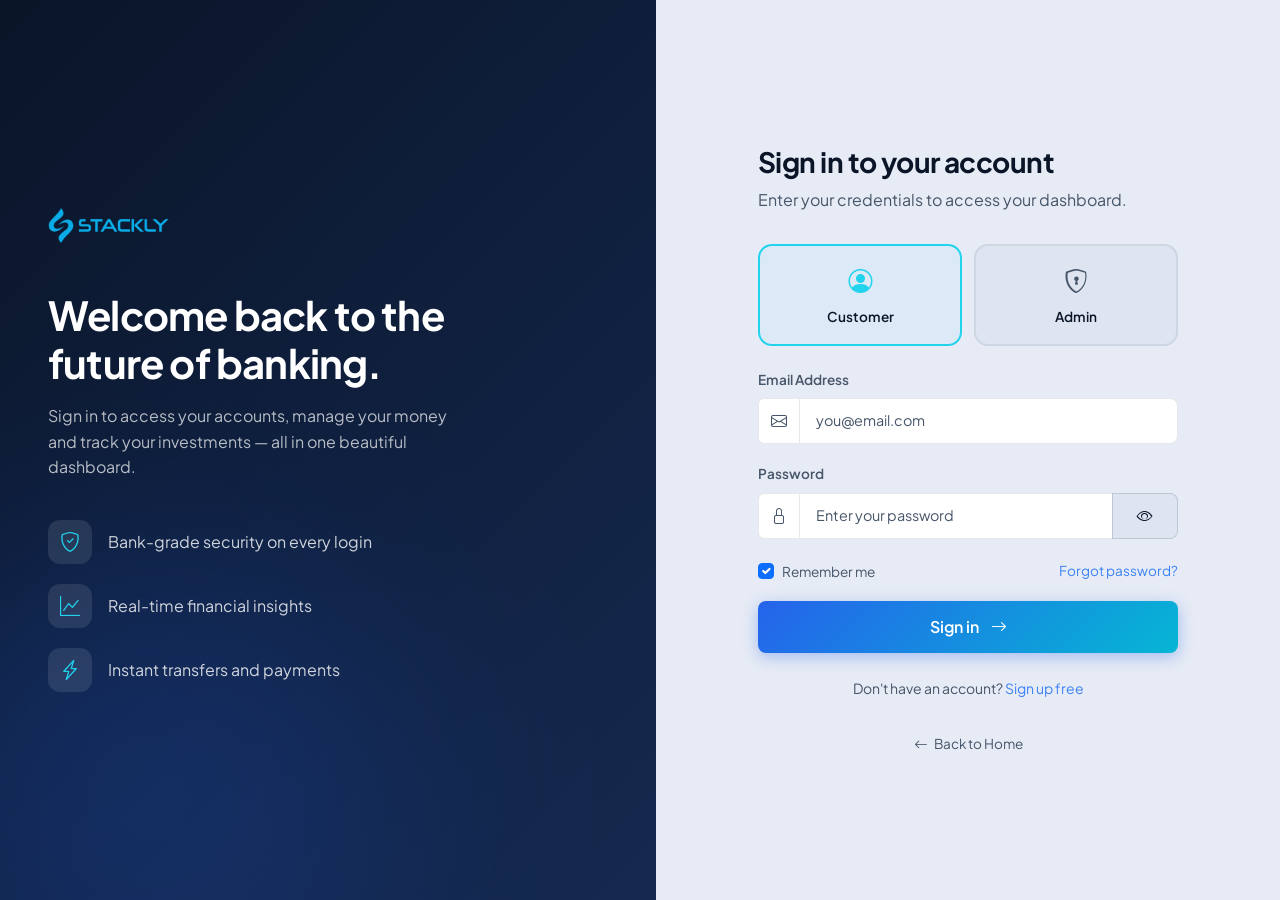
<file: login.html>
<!doctype html>
<html lang="en">
  <head>
    <meta charset="UTF-8" />
    <link rel="icon" type="image/svg+xml" href="./assets/favicon.svg" />
    <meta name="viewport" content="width=device-width, initial-scale=1.0" />
    <title>Sign In — Stackly</title>
    <meta name="description" content="Sign in to your Stackly account." />
    <link href="https://cdn.jsdelivr.net/npm/bootstrap@5.3.3/dist/css/bootstrap.min.css" rel="stylesheet" />
    <link href="https://cdn.jsdelivr.net/npm/bootstrap-icons@1.11.3/font/bootstrap-icons.min.css" rel="stylesheet" />
    <link href="https://fonts.googleapis.com/css2?family=Plus+Jakarta+Sans:wght@400;500;600;700;800&display=swap" rel="stylesheet" />
    <link href="./css/style.css" rel="stylesheet" />
  </head>
  <body class="dashboard-body">
    <div id="loader" class="loader"><div class="loader__logo"><span class="loader__ring"></span><span class="loader__text">Stackly</span></div></div>

    <div class="auth-page">
      <!-- Visual side -->
      <div class="auth-visual d-none d-lg-flex">
        <div class="auth-visual__content">
          <a href="index.html" class="navbar-brand mb-5 d-inline-flex" style="color:#fff">
            <img src="assets/images/logo-stackly.webp" alt="Stackly" class="project-logo">
          </a>
          <h2>Welcome back to the future of banking.</h2>
          <p>Sign in to access your accounts, manage your money and track your investments — all in one beautiful dashboard.</p>
          <div class="auth-visual__features">
            <div class="auth-visual__feature"><i class="bi bi-shield-check"></i> Bank-grade security on every login</div>
            <div class="auth-visual__feature"><i class="bi bi-graph-up"></i> Real-time financial insights</div>
            <div class="auth-visual__feature"><i class="bi bi-lightning-charge"></i> Instant transfers and payments</div>
          </div>
        </div>
      </div>

      <!-- Form side -->
      <div class="auth-form-side">
        <div class="auth-form-wrapper">
          <a href="index.html" class="navbar-brand mb-4 d-lg-none">
            <img src="assets/images/logo-stackly.webp" alt="Stackly" class="project-logo">
          </a>
          <h2>Sign in to your account</h2>
          <p>Enter your credentials to access your dashboard.</p>

          <!-- Role selector -->
          <div class="role-selector">
            <div class="role-option active" data-role="customer" onclick="selectRole('customer')">
              <i class="bi bi-person-circle"></i>
              <p>Customer</p>
            </div>
            <div class="role-option" data-role="admin" onclick="selectRole('admin')">
              <i class="bi bi-shield-lock"></i>
              <p>Admin</p>
            </div>
          </div>

          <form id="loginForm">
            <div class="form-group">
              <label class="form-label">Email Address</label>
              <div class="input-group">
                <span class="input-group-text"><i class="bi bi-envelope"></i></span>
                <input type="email" class="form-control" id="loginEmail" placeholder="you@email.com" required />
              </div>
            </div>
            <div class="form-group">
              <label class="form-label">Password</label>
              <div class="input-group">
                <span class="input-group-text"><i class="bi bi-lock"></i></span>
                <input type="password" class="form-control" id="loginPassword" placeholder="Enter your password" required />
                <button class="btn btn-ghost" type="button" onclick="togglePassword('loginPassword', this)"><i class="bi bi-eye"></i></button>
              </div>
            </div>
            <div class="d-flex justify-content-between align-items-center mb-3">
              <div class="form-check">
                <input type="checkbox" class="form-check-input" id="rememberMe" checked />
                <label class="form-check-label text-muted-2" for="rememberMe" style="font-size:0.85rem">Remember me</label>
              </div>
              <a href="404.html" style="font-size:0.85rem">Forgot password?</a>
            </div>
            <button type="submit" class="btn btn-glow w-100 btn-lg">Sign in <i class="bi bi-arrow-right ms-1"></i></button>
          </form>


          <p class="text-center text-muted-2 mt-4" style="font-size:0.875rem">
            Don't have an account? <a href="register.html">Sign up free</a>
          </p>
          <div class="text-center mt-3">
            <a href="index.html" class="text-muted-2 text-decoration-none" style="font-size:0.85rem; transition: color 0.3s;" onmouseover="this.style.color='#fff'" onmouseout="this.style.color=''">
              <i class="bi bi-arrow-left me-1"></i> Back to Home
            </a>
          </div>
        </div>
      </div>
    </div>

    <div class="toast-container" id="toastContainer"></div>
    <script src="https://cdn.jsdelivr.net/npm/bootstrap@5.3.3/dist/js/bootstrap.bundle.min.js"></script>
    <script src="./js/data.js"></script>
    <script src="./js/main.js"></script>
    <script>
      
      

      let selectedRole = 'customer';
      window.selectRole = function(role) {
        selectedRole = role;
        document.querySelectorAll('.role-option').forEach(el => {
          el.classList.toggle('active', el.dataset.role === role);
        });
      };

      window.togglePassword = function(id, btn) {
        const input = document.getElementById(id);
        if (input.type === 'password') { input.type = 'text'; btn.innerHTML = '<i class="bi bi-eye-slash"></i>'; }
        else { input.type = 'password'; btn.innerHTML = '<i class="bi bi-eye"></i>'; }
      };


      function getNameFromEmail(email) {
        if (!email) return 'User';
        const prefix = email.split('@')[0];
        return prefix.split(/[._-]/).map(w => w.charAt(0).toUpperCase() + w.slice(1)).join(' ');
      }

      document.getElementById('loginForm').addEventListener('submit', (e) => {
        e.preventDefault();
        const email = document.getElementById('loginEmail').value;
        const password = document.getElementById('loginPassword').value;
        
        const emailRegex = /^[^\s@]+@[^\s@]+\.[^\s@]+$/;
        if (!emailRegex.test(email)) {
          showToast('Invalid Email', 'Please enter a valid email address.', 'error');
          return;
        }
        
        const passwordRegex = /^(?=.*[a-z])(?=.*[A-Z])(?=.*\d)(?=.*[\W_]).{8,}$/;
        if (!passwordRegex.test(password)) {
          showToast('Weak Password', 'Password must be at least 8 characters and include uppercase, lowercase, numbers, and symbols.', 'error');
          return;
        }

        const userName = getNameFromEmail(email);
        store.setSession({ role: selectedRole, email: email, name: userName });
        showToast('Welcome back!', 'Login successful. Redirecting...', 'success');
        setTimeout(() => { window.location.href = selectedRole === 'admin' ? 'admin-dashboard.html' : 'customer-dashboard.html'; }, 800);
      });
    </script>
  </body>
</html>
</file>
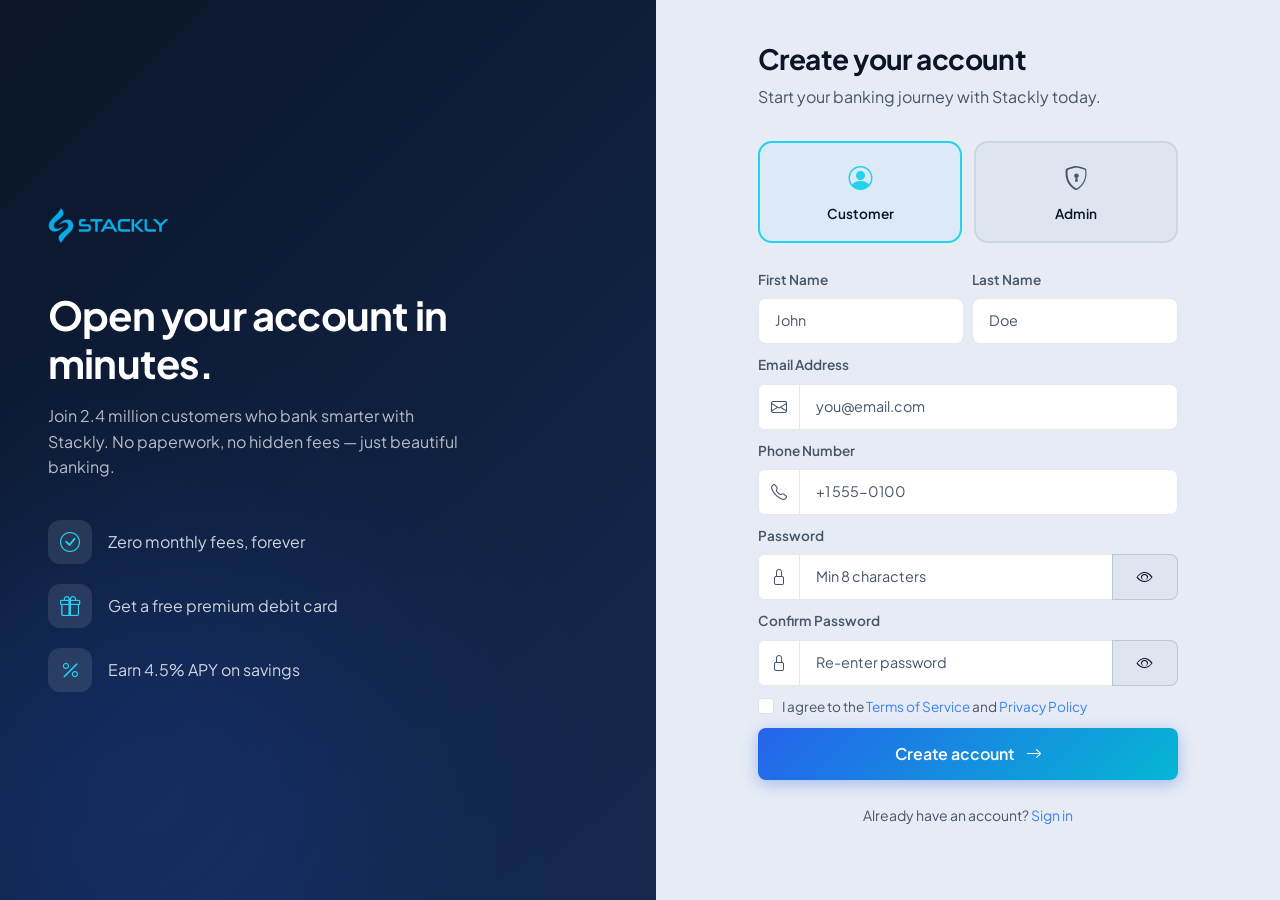
<file: register.html>
<!doctype html>
<html lang="en">
  <head>
    <meta charset="UTF-8" />
    <link rel="icon" type="image/svg+xml" href="./assets/favicon.svg" />
    <meta name="viewport" content="width=device-width, initial-scale=1.0" />
    <title>Register — Stackly</title>
    <meta name="description" content="Open your Stackly account in minutes." />
    <link href="https://cdn.jsdelivr.net/npm/bootstrap@5.3.3/dist/css/bootstrap.min.css" rel="stylesheet" />
    <link href="https://cdn.jsdelivr.net/npm/bootstrap-icons@1.11.3/font/bootstrap-icons.min.css" rel="stylesheet" />
    <link href="https://fonts.googleapis.com/css2?family=Plus+Jakarta+Sans:wght@400;500;600;700;800&display=swap" rel="stylesheet" />
    <link href="./css/style.css" rel="stylesheet" />
  </head>
  <body class="dashboard-body">
    <div id="loader" class="loader"><div class="loader__logo"><span class="loader__ring"></span><span class="loader__text">Stackly</span></div></div>

    <div class="auth-page">
      <!-- Visual side -->
      <div class="auth-visual d-none d-lg-flex">
        <div class="auth-visual__content">
          <a href="index.html" class="navbar-brand mb-5 d-inline-flex" style="color:#fff">
            <img src="assets/images/logo-stackly.webp" alt="Stackly" class="project-logo">
          </a>
          <h2>Open your account in minutes.</h2>
          <p>Join 2.4 million customers who bank smarter with Stackly. No paperwork, no hidden fees — just beautiful banking.</p>
          <div class="auth-visual__features">
            <div class="auth-visual__feature"><i class="bi bi-check-circle"></i> Zero monthly fees, forever</div>
            <div class="auth-visual__feature"><i class="bi bi-gift"></i> Get a free premium debit card</div>
            <div class="auth-visual__feature"><i class="bi bi-percent"></i> Earn 4.5% APY on savings</div>
          </div>
        </div>
      </div>

      <!-- Form side -->
      <div class="auth-form-side">
        <div class="auth-form-wrapper">
          <a href="index.html" class="navbar-brand mb-4 d-lg-none">
            <img src="assets/images/logo-stackly.webp" alt="Stackly" class="project-logo">
          </a>
          <h2>Create your account</h2>
          <p>Start your banking journey with Stackly today.</p>

          <!-- Account type -->
          <div class="role-selector">
            <div class="role-option active" data-role="customer" onclick="selectRole('customer')">
              <i class="bi bi-person-circle"></i>
              <p>Customer</p>
            </div>
            <div class="role-option" data-role="admin" onclick="selectRole('admin')">
              <i class="bi bi-shield-lock"></i>
              <p>Admin</p>
            </div>
          </div>

          <form id="registerForm">
            <div class="row g-2">
              <div class="col-md-6">
                <label class="form-label">First Name</label>
                <input type="text" class="form-control" placeholder="John" required />
              </div>
              <div class="col-md-6">
                <label class="form-label">Last Name</label>
                <input type="text" class="form-control" placeholder="Doe" required />
              </div>
              <div class="col-12">
                <label class="form-label">Email Address</label>
                <div class="input-group">
                  <span class="input-group-text"><i class="bi bi-envelope"></i></span>
                  <input type="email" class="form-control" placeholder="you@email.com" required />
                </div>
              </div>
              <div class="col-12">
                <label class="form-label">Phone Number</label>
                <div class="input-group">
                  <span class="input-group-text"><i class="bi bi-telephone"></i></span>
                  <input type="tel" class="form-control" placeholder="+1 555-0100" required />
                </div>
              </div>
              <div class="col-12">
                <label class="form-label">Password</label>
                <div class="input-group">
                  <span class="input-group-text"><i class="bi bi-lock"></i></span>
                  <input type="password" class="form-control" id="regPassword" placeholder="Min 8 characters" required />
                  <button class="btn btn-ghost" type="button" onclick="togglePassword('regPassword', this)"><i class="bi bi-eye"></i></button>
                </div>
              </div>
              <div class="col-12">
                <label class="form-label">Confirm Password</label>
                <div class="input-group">
                  <span class="input-group-text"><i class="bi bi-lock"></i></span>
                  <input type="password" class="form-control" id="regPassword2" placeholder="Re-enter password" required />
                  <button class="btn btn-ghost" type="button" onclick="togglePassword('regPassword2', this)"><i class="bi bi-eye"></i></button>
                </div>
              </div>
              <div class="col-12">
                <div class="form-check">
                  <input type="checkbox" class="form-check-input" id="terms" required />
                  <label class="form-check-label text-muted-2" for="terms" style="font-size:0.85rem">I agree to the <a href="#">Terms of Service</a> and <a href="#">Privacy Policy</a></label>
                </div>
              </div>
              <div class="col-12">
                <button type="submit" class="btn btn-glow w-100 btn-lg">Create account <i class="bi bi-arrow-right ms-1"></i></button>
              </div>
            </div>
          </form>

          <p class="text-center text-muted-2 mt-4" style="font-size:0.875rem">
            Already have an account? <a href="login.html">Sign in</a>
          </p>
        </div>
      </div>
    </div>

    <div class="toast-container" id="toastContainer"></div>
    <script src="https://cdn.jsdelivr.net/npm/bootstrap@5.3.3/dist/js/bootstrap.bundle.min.js"></script>
    <script src="./js/data.js"></script>
    <script src="./js/main.js"></script>
    <script>
      
      

      let selectedRole = 'customer';
      window.selectRole = function(role) {
        selectedRole = role;
        document.querySelectorAll('.role-option').forEach(el => {
          el.classList.toggle('active', el.dataset.role === role);
        });
      };

      window.togglePassword = function(id, btn) {
        const input = document.getElementById(id);
        if (input.type === 'password') { input.type = 'text'; btn.innerHTML = '<i class="bi bi-eye-slash"></i>'; }
        else { input.type = 'password'; btn.innerHTML = '<i class="bi bi-eye"></i>'; }
      };

      document.getElementById('registerForm').addEventListener('submit', (e) => {
        e.preventDefault();
        const pw1 = document.getElementById('regPassword').value;
        const pw2 = document.getElementById('regPassword2').value;
        if (pw1 !== pw2) { showToast('Error', 'Passwords do not match', 'error'); return; }
        if (pw1.length < 8) { showToast('Error', 'Password must be at least 8 characters', 'error'); return; }
        
        showToast('Successfully Created', 'Account successfully created. Redirecting to login...', 'success');
        setTimeout(() => { window.location.href = 'login.html'; }, 1500);
      });
    </script>
  </body>
</html>
</file>
<file: css/style.css>
/* ============================================
   NovaBank — Premium Banking & Finance
   Design System & Component Styles
   ============================================
   Table of Contents:
   1.  CSS Variables / Theme (Dark default + Light)
   2.  Base & Reset
   3.  Typography
   4.  Utility Classes & Gradients
   5.  Loader
   6.  Navbar
   7.  Footer
   8.  Buttons
   9.  Glass Cards
   10. Hero Section
   11. Statistics
   12. Service Cards
   13. Product Cards
   14. Security Section
   15. Testimonials
   16. CTA Section
   17. Page Headers (sub pages)
   18. Auth Pages (Login/Register)
   19. Dashboard Layout (Sidebar + Topbar)
   20. Dashboard Cards & Widgets
   21. Tables
   22. Forms
   23. Modals
   24. Toast Notifications
   25. Badges & Pills
   26. Scroll Reveal Animations
   27. Responsive Breakpoints
   28. 4K Optimization
   ============================================ */

/* ===== 1. CSS Variables / Theme ===== */
:root {
  /* Brand palette — deep navy / blue / cyan / emerald */
  --nb-navy-900: #060d1a;
  --nb-navy-800: #0a1528;
  --nb-navy-700: #0f1f3d;
  --nb-navy-600: #15294f;
  --nb-navy-500: #1b3466;
  --nb-blue-500: #2563eb;
  --nb-blue-400: #3b82f6;
  --nb-cyan-400: #22d3ee;
  --nb-cyan-300: #67e8f9;
  --nb-emerald-500: #10b981;
  --nb-emerald-400: #34d399;
  --nb-emerald-300: #6ee7b7;

  --nb-gold: #f5b942;
  --nb-danger: #ef4444;
  --nb-warning: #f59e0b;
  --nb-info: #06b6d4;
  --nb-purple: #8b5cf6;

  /* Gradients */
  --nb-grad-primary: linear-gradient(135deg, #2563eb 0%, #06b6d4 100%);
  --nb-grad-success: linear-gradient(135deg, #10b981 0%, #34d399 100%);
  --nb-grad-info: linear-gradient(135deg, #06b6d4 0%, #67e8f9 100%);
  --nb-grad-gold: linear-gradient(135deg, #f5b942 0%, #fbbf24 100%);
  --nb-grad-hero: linear-gradient(135deg, #0a1528 0%, #0f1f3d 50%, #15294f 100%);
  --nb-grad-accent: linear-gradient(90deg, #22d3ee, #2563eb);

  /* Surfaces (dark = default) */
  --bg-body: #060d1a;
  --bg-surface: rgba(15, 31, 61, 0.55);
  --bg-surface-solid: #0f1f3d;
  --bg-surface-2: rgba(21, 41, 79, 0.45);
  --bg-glass: rgba(25, 45, 85, 0.5);
  --bg-glass-hover: rgba(35, 60, 110, 0.65);
  --bg-input: rgba(10, 21, 40, 0.6);
  --bg-sidebar: rgba(10, 21, 40, 0.85);
  --bg-topbar: rgba(10, 21, 40, 0.7);

  /* Borders */
  --border-glass: 1px solid rgba(255, 255, 255, 0.15);
  --border-glass-hover: 1px solid rgba(34, 211, 238, 0.4);
  --border-input: 1px solid rgba(255, 255, 255, 0.1);

  /* Text */
  --text-primary: #eef2f8;
  --text-secondary: #94a3b8;
  --text-muted: #64748b;
  --text-inverse: #060d1a;

  /* Shadows */
  --shadow-sm: 0 2px 8px rgba(0, 0, 0, 0.2);
  --shadow-md: 0 8px 24px rgba(0, 0, 0, 0.25);
  --shadow-lg: 0 16px 48px rgba(0, 0, 0, 0.3);
  --shadow-glow: 0 0 30px rgba(37, 99, 235, 0.3);
  --shadow-glow-cyan: 0 0 30px rgba(34, 211, 238, 0.25);

  /* Misc */
  --radius-sm: 8px;
  --radius-md: 14px;
  --radius-lg: 20px;
  --radius-xl: 28px;
  --transition: 0.3s cubic-bezier(0.4, 0, 0.2, 1);
  --sidebar-w: 260px;
  --sidebar-w-collapsed: 76px;
  --topbar-h: 70px;
  --font-sans: 'Plus Jakarta Sans', 'Inter', -apple-system, BlinkMacSystemFont, 'Segoe UI', sans-serif;
  --font-mono: 'JetBrains Mono', 'SF Mono', monospace;
}

/* Light theme overrides */
[data-theme="light"] {
  --bg-body: #e6ebf5;
  --bg-surface: rgba(220, 228, 240, 0.7);
  --bg-surface-solid: #dce4f0;
  --bg-surface-2: rgba(205, 215, 230, 0.6);
  --bg-glass: rgba(220, 228, 240, 0.85);
  --bg-glass-hover: #ebf0f7;
  --bg-input: #ffffff;
  --bg-sidebar: rgba(220, 228, 240, 0.9);
  --bg-topbar: rgba(230, 235, 245, 0.8);

  --border-glass: 1px solid rgba(15, 31, 61, 0.15);
  --border-glass-hover: 1px solid rgba(37, 99, 235, 0.3);
  --border-input: 1px solid rgba(15, 31, 61, 0.1);

  --text-primary: #0a1528;
  --text-secondary: #475569;
  --text-muted: #94a3b8;
  --text-inverse: #ffffff;

  --shadow-sm: 0 2px 8px rgba(15, 31, 61, 0.06);
  --shadow-md: 0 8px 24px rgba(15, 31, 61, 0.08);
  --shadow-lg: 0 16px 48px rgba(15, 31, 61, 0.1);
  --shadow-glow: 0 0 30px rgba(37, 99, 235, 0.15);
}

/* ===== 2. Base & Reset ===== */
*,
*::before,
*::after {
  box-sizing: border-box;
}

html {
  scroll-behavior: smooth;
  scroll-padding-top: 80px;
}

body {
  font-family: var(--font-sans);
  background: var(--bg-body);
  color: var(--text-primary);
  line-height: 1.5;
  overflow-x: hidden;
  transition: background var(--transition), color var(--transition);
}

body.no-scroll {
  overflow: hidden;
}

a {
  color: var(--nb-blue-400);
  text-decoration: none;
  transition: color var(--transition);
}

a:hover {
  color: var(--nb-cyan-400);
}

::selection {
  background: rgba(34, 211, 238, 0.3);
  color: var(--text-primary);
}

/* Scrollbar */
::-webkit-scrollbar {
  width: 8px;
  height: 8px;
}
::-webkit-scrollbar-track {
  background: transparent;
}
::-webkit-scrollbar-thumb {
  background: rgba(100, 116, 139, 0.3);
  border-radius: 10px;
}
::-webkit-scrollbar-thumb:hover {
  background: rgba(100, 116, 139, 0.5);
}

/* ===== 3. Typography ===== */
h1, h2, h3, h4, h5, h6 {
  font-weight: 700;
  line-height: 1.2;
  color: var(--text-primary);
  letter-spacing: -0.02em;
}

h1 { font-size: clamp(2rem, 5vw, 3.5rem); }
h2 { font-size: clamp(1.5rem, 4vw, 2.5rem); }
h3 { font-size: clamp(1.25rem, 3vw, 1.75rem); }
h4 { font-size: 1.125rem; }

p {
  line-height: 1.6;
}

.text-muted-2 {
  color: var(--text-secondary) !important;
  font-size: 0.875rem;
}

.text-gradient {
  background: var(--nb-grad-accent);
  -webkit-background-clip: text;
  background-clip: text;
  -webkit-text-fill-color: transparent;
}

/* ===== 4. Utility Classes ===== */
.section {
  padding: 3rem 0;
  position: relative;
}

.section-alt {
  background: var(--bg-surface-2);
}

.section-stats {
  padding: 3rem 0;
  margin-top: 0;
  position: relative;
  z-index: 2;
}

.section-title {
  font-size: clamp(1.75rem, 4vw, 2.5rem);
  margin-bottom: 0.75rem;
}

.section-subtitle {
  color: var(--text-secondary);
  font-size: 1.05rem;
  max-width: 560px;
  margin: 0 auto;
}

.bg-primary-soft { background: rgba(37, 99, 235, 0.15); color: var(--nb-blue-400); }
.bg-success-soft { background: rgba(16, 185, 129, 0.15); color: var(--nb-emerald-400); }
.bg-info-soft { background: rgba(6, 182, 212, 0.15); color: var(--nb-info); }
.bg-warning-soft { background: rgba(245, 185, 66, 0.15); color: var(--nb-gold); }
.bg-danger-soft { background: rgba(239, 68, 68, 0.15); color: var(--nb-danger); }

.bg-grad-primary { background: var(--nb-grad-primary); }
.bg-grad-success { background: var(--nb-grad-success); }
.bg-grad-info { background: var(--nb-grad-info); }

/* ===== 5. Loader ===== */
.loader {
  position: fixed;
  inset: 0;
  z-index: 99999;
  background: var(--nb-navy-900);
  display: flex;
  align-items: center;
  justify-content: center;
  flex-direction: column;
  transition: opacity 0.5s ease, visibility 0.5s ease;
}

.loader.hidden {
  opacity: 0;
  visibility: hidden;
}

.loader__logo {
  display: flex;
  flex-direction: column;
  align-items: center;
  gap: 1rem;
}

.loader__ring {
  width: 56px;
  height: 56px;
  border: 3px solid rgba(255, 255, 255, 0.1);
  border-top-color: var(--nb-cyan-400);
  border-radius: 50%;
  animation: spin 0.8s linear infinite;
}

.loader__text {
  font-size: 1.5rem;
  font-weight: 800;
  letter-spacing: 0.05em;
  background: var(--nb-grad-accent);
  -webkit-background-clip: text;
  background-clip: text;
  -webkit-text-fill-color: transparent;
  animation: pulse 1.5s ease infinite;
}

@keyframes spin {
  to { transform: rotate(360deg); }
}

@keyframes pulse {
  0%, 100% { opacity: 1; }
  50% { opacity: 0.5; }
}

/* ===== 6. Navbar ===== */
.main-nav {
  background: var(--bg-topbar);
  backdrop-filter: blur(20px);
  -webkit-backdrop-filter: blur(20px);
  border-bottom: var(--border-glass);
  transition: all var(--transition);
  padding: 0.75rem 0;
}

.main-nav.scrolled {
  background: var(--bg-sidebar);
  box-shadow: var(--shadow-md);
  padding: 0.5rem 0;
}

.navbar-brand {
  display: flex;
  align-items: center;
  gap: 0.5rem;
  font-weight: 800;
  font-size: 1.35rem;
  color: var(--text-primary) !important;
}

.project-logo {
  height: 35px;
  width: auto;
  object-fit: contain;
  display: block;
  /* CSS Filter to match exactly #0ea5e9 (Cyan) */
  filter: brightness(0) saturate(100%) invert(53%) sepia(34%) saturate(3474%) hue-rotate(161deg) brightness(98%) contrast(93%);
}

.navbar-brand__icon {
  width: 38px;
  height: 38px;
  border-radius: 10px;
  background: var(--nb-grad-primary);
  display: flex;
  align-items: center;
  justify-content: center;
  color: #fff;
  font-size: 1.25rem;
  box-shadow: var(--shadow-glow);
}

.navbar-brand__text span {
  background: var(--nb-grad-accent);
  -webkit-background-clip: text;
  background-clip: text;
  -webkit-text-fill-color: transparent;
}

.main-nav .nav-link {
  color: var(--text-secondary) !important;
  font-weight: 600;
  font-size: 0.9rem;
  padding: 0.5rem 0.9rem !important;
  border-radius: var(--radius-sm);
  transition: all var(--transition);
  position: relative;
}

.main-nav .nav-link:hover,
.main-nav .nav-link.active {
  color: var(--text-primary) !important;
  background: var(--bg-glass-hover);
}

.main-nav .nav-link.active::after {
  content: '';
  position: absolute;
  bottom: -2px;
  left: 50%;
  transform: translateX(-50%);
  width: 24px;
  height: 3px;
  border-radius: 3px;
  background: var(--nb-grad-accent);
}

.nav-actions {
  display: flex;
  align-items: center;
  gap: 0.5rem;
}

.theme-toggle {
  width: 40px;
  height: 40px;
  border-radius: 10px;
  border: var(--border-glass);
  background: var(--bg-glass);
  color: var(--text-primary);
  display: flex;
  align-items: center;
  justify-content: center;
  cursor: pointer;
  transition: all var(--transition);
  font-size: 1.1rem;
}

.theme-toggle:hover {
  background: var(--bg-glass-hover);
  transform: rotate(15deg);
}

.nav-divider {
  width: 1px;
  height: 28px;
  background: rgba(255, 255, 255, 0.1);
  margin: 0 0.25rem;
}

[data-theme="light"] .nav-divider {
  background: rgba(15, 31, 61, 0.1);
}

/* Mobile menu toggle */
.navbar-toggler {
  border: none;
  padding: 0.5rem;
}

.navbar-toggler:focus {
  box-shadow: none;
}

.navbar-toggler-icon {
  width: 24px;
  height: 24px;
  background-image: none;
  position: relative;
}

.navbar-toggler-icon::before,
.navbar-toggler-icon::after,
.navbar-toggler-icon span {
  content: '';
  position: absolute;
  left: 0;
  width: 100%;
  height: 2px;
  background: var(--text-primary);
  border-radius: 2px;
  transition: all var(--transition);
}

.navbar-toggler-icon::before { top: 4px; }
.navbar-toggler-icon::after { bottom: 4px; }
.navbar-toggler-icon span { top: 50%; transform: translateY(-50%); }

.navbar-toggler[aria-expanded="true"] .navbar-toggler-icon::before {
  transform: rotate(45deg);
  top: 50%;
}
.navbar-toggler[aria-expanded="true"] .navbar-toggler-icon::after {
  transform: rotate(-45deg);
  bottom: 50%;
}
.navbar-toggler[aria-expanded="true"] .navbar-toggler-icon span {
  opacity: 0;
}

/* ===== 7. Footer ===== */
.main-footer {
  background: var(--nb-navy-900);
  padding: 4rem 0 2rem;
  border-top: var(--border-glass);
  position: relative;
}

[data-theme="light"] .main-footer {
  background: var(--nb-navy-800);
}

.footer-grid {
  display: grid;
  grid-template-columns: 2fr 1fr 1fr 1.5fr;
  gap: 2rem;
  margin-bottom: 3rem;
}

.footer-brand {
  display: flex;
  align-items: center;
  gap: 0.5rem;
  font-weight: 800;
  font-size: 1.35rem;
  color: #fff;
  margin-bottom: 1rem;
}

.footer-brand__icon {
  width: 38px;
  height: 38px;
  border-radius: 10px;
  background: var(--nb-grad-primary);
  display: flex;
  align-items: center;
  justify-content: center;
  color: #fff;
  font-size: 1.25rem;
}

.footer-brand span {
  background: var(--nb-grad-accent);
  -webkit-background-clip: text;
  background-clip: text;
  -webkit-text-fill-color: transparent;
}

.footer-text {
  color: rgba(255, 255, 255, 0.6);
  font-size: 0.9rem;
  margin-bottom: 1.5rem;
  max-width: 300px;
}

.footer-social {
  display: flex;
  gap: 0.75rem;
}

.footer-social a {
  width: 40px;
  height: 40px;
  border-radius: 10px;
  background: rgba(255, 255, 255, 0.05);
  display: flex;
  align-items: center;
  justify-content: center;
  color: rgba(255, 255, 255, 0.7);
  transition: all var(--transition);
  font-size: 1.1rem;
}

.footer-social a:hover {
  background: var(--nb-grad-primary);
  color: #fff;
  transform: translateY(-4px) scale(1.1);
  box-shadow: 0 8px 20px rgba(37, 99, 235, 0.3);
}

.footer-col h5 {
  color: #fff;
  font-size: 0.95rem;
  font-weight: 700;
  margin-bottom: 1.25rem;
  text-transform: uppercase;
  letter-spacing: 0.05em;
}

.footer-col ul {
  list-style: none;
  padding: 0;
  margin: 0;
}

.footer-col ul li {
  margin-bottom: 0.5rem;
}

.footer-col ul li a {
  color: rgba(255, 255, 255, 0.6);
  font-size: 0.85rem;
  transition: all var(--transition);
}

.footer-col ul li a:hover {
  color: var(--nb-cyan-400);
  padding-left: 4px;
}

.footer-newsletter input {
  background: rgba(255, 255, 255, 0.05);
  border: 1px solid rgba(255, 255, 255, 0.1);
  color: #fff;
  padding: 0.75rem 1rem;
  border-radius: 10px;
  width: 100%;
  margin-bottom: 0.75rem;
}

.footer-newsletter input::placeholder {
  color: rgba(255, 255, 255, 0.4);
}

.footer-newsletter input:focus {
  outline: none;
  border-color: var(--nb-cyan-400);
}

.footer-bottom {
  border-top: 1px solid rgba(255, 255, 255, 0.08);
  padding-top: 2rem;
  display: flex;
  justify-content: space-between;
  align-items: center;
  flex-wrap: wrap;
  gap: 1rem;
}

.footer-bottom p {
  color: rgba(255, 255, 255, 0.5);
  font-size: 0.85rem;
  margin: 0;
}

.footer-bottom-links {
  display: flex;
  gap: 1.5rem;
}

.footer-bottom-links a {
  color: rgba(255, 255, 255, 0.5);
  font-size: 0.85rem;
}

.footer-bottom-links a:hover {
  color: var(--nb-cyan-400);
}

/* ===== 8. Buttons ===== */
.btn {
  font-weight: 600;
  border-radius: var(--radius-sm);
  padding: 0.625rem 1.5rem;
  transition: all var(--transition);
  border: none;
  display: inline-flex;
  align-items: center;
  justify-content: center;
  gap: 0.5rem;
}

.btn-lg {
  padding: 0.875rem 2rem;
  font-size: 1rem;
}

.btn-glow {
  background: var(--nb-grad-primary);
  color: #fff;
  box-shadow: 0 4px 15px rgba(37, 99, 235, 0.35);
}

.btn-glow:hover {
  color: #fff;
  transform: translateY(-2px);
  box-shadow: 0 8px 25px rgba(37, 99, 235, 0.45);
}

.btn-success-glow {
  background: var(--nb-grad-success);
  color: #fff !important;
  box-shadow: 0 4px 15px rgba(16, 185, 129, 0.35);
  border: none;
}

.btn-success-glow:hover {
  color: #fff;
  transform: translateY(-2px);
  box-shadow: 0 8px 25px rgba(16, 185, 129, 0.45);
}

.btn-outline-glow {
  background: transparent;
  color: var(--text-primary);
  border: 1px solid rgba(255, 255, 255, 0.2);
}

[data-theme="light"] .btn-outline-glow {
  border-color: rgba(15, 31, 61, 0.2);
}

.btn-outline-glow:hover {
  color: #fff;
  background: var(--nb-grad-primary);
  border-color: transparent;
  transform: translateY(-2px);
}

.btn-success-glow {
  background: var(--nb-grad-success);
  color: #fff;
  box-shadow: 0 4px 15px rgba(16, 185, 129, 0.3);
}

.btn-success-glow:hover {
  color: #fff;
  transform: translateY(-2px);
  box-shadow: 0 8px 25px rgba(16, 185, 129, 0.4);
}

.btn-ghost {
  background: var(--bg-glass);
  color: var(--text-primary);
  border: var(--border-glass);
}

.btn-ghost:hover {
  background: var(--bg-glass-hover);
  color: var(--text-primary);
  border-color: rgba(34, 211, 238, 0.2);
  transform: translateY(-1px);
}

.btn-icon {
  width: 40px;
  height: 40px;
  padding: 0;
  border-radius: 10px;
}

/* ===== 9. Glass Cards ===== */
.glass-card {
  background: var(--bg-glass);
  backdrop-filter: blur(16px);
  -webkit-backdrop-filter: blur(16px);
  border: var(--border-glass);
  border-radius: var(--radius-lg);
  box-shadow: var(--shadow-md);
  padding: 1.75rem;
  transition: all var(--transition);
  position: relative;
  overflow: hidden;
}

.glass-card::before {
  content: '';
  position: absolute;
  top: 0;
  left: 0;
  right: 0;
  height: 1px;
  background: linear-gradient(90deg, transparent, rgba(255, 255, 255, 0.15), transparent);
}

.glass-card:hover {
  border: 1px solid rgba(34, 211, 238, 0.25);
  transform: translateY(-6px);
  box-shadow: var(--shadow-lg), 0 0 24px rgba(34, 211, 238, 0.08);
}

.glass-card::after {
  content: '';
  position: absolute;
  top: 0;
  left: 0;
  right: 0;
  bottom: 0;
  border-radius: var(--radius-lg);
  background: linear-gradient(135deg, rgba(34, 211, 238, 0.04), transparent 60%);
  opacity: 0;
  transition: opacity var(--transition);
  pointer-events: none;
}

.glass-card:hover::after {
  opacity: 1;
}

/* ===== 10. Hero Section ===== */
.hero {
  position: relative;
  overflow: hidden;
  padding-top: 2rem;
}

.hero__bg {
  position: absolute;
  inset: 0;
  background: var(--nb-grad-hero);
  z-index: -1;
}

.hero__bg::before,
.hero__bg::after {
  content: '';
  position: absolute;
  border-radius: 50%;
  filter: blur(100px);
  opacity: 0.3;
}

.hero__bg::before {
  width: 500px;
  height: 500px;
  background: var(--nb-blue-500);
  top: -100px;
  right: -100px;
  animation: float 8s ease infinite;
}

.hero__bg::after {
  width: 400px;
  height: 400px;
  background: var(--nb-cyan-400);
  bottom: -50px;
  left: -100px;
  animation: float 10s ease infinite reverse;
}

@keyframes float {
  0%, 100% { transform: translate(0, 0); }
  50% { transform: translate(30px, 20px); }
}

.badge-hero {
  display: inline-flex;
  align-items: center;
  gap: 0.5rem;
  padding: 0.5rem 1rem;
  border-radius: 100px;
  background: rgba(34, 211, 238, 0.1);
  border: 1px solid rgba(34, 211, 238, 0.2);
  color: var(--nb-cyan-300);
  font-size: 0.85rem;
  font-weight: 600;
}

.badge-section {
  display: inline-flex;
  align-items: center;
  padding: 0.4rem 1rem;
  border-radius: 100px;
  background: var(--bg-glass);
  border: var(--border-glass);
  color: var(--nb-cyan-400);
  font-size: 0.8rem;
  font-weight: 600;
  text-transform: uppercase;
  letter-spacing: 0.05em;
}

.hero__title {
  font-size: clamp(2.25rem, 5vw, 4rem);
  font-weight: 800;
  margin-bottom: 1.25rem;
  line-height: 1.1;
  color: #fff;
}

.hero__subtitle {
  font-size: 1.125rem;
  color: rgba(255, 255, 255, 0.7);
  margin-bottom: 2rem;
  max-width: 500px;
}

.hero__actions {
  display: flex;
  gap: 0.75rem;
  flex-wrap: wrap;
  margin-bottom: 2.5rem;
}

.hero__trust {
  display: flex;
  gap: 1.5rem;
  flex-wrap: wrap;
}

.hero__trust-item {
  display: flex;
  align-items: center;
  gap: 0.5rem;
  font-size: 0.875rem;
  color: rgba(255, 255, 255, 0.7);
}

.hero__trust-item i {
  color: var(--nb-emerald-400);
  font-size: 1.1rem;
}

/* Hero 3D card */
.hero__card-3d {
  position: relative;
  perspective: 1000px;
  animation: heroCardFloat 6s ease infinite;
}

@keyframes heroCardFloat {
  0%, 100% { transform: translateY(0) rotateX(0); }
  50% { transform: translateY(-15px) rotateX(2deg); }
}

.hero__balance-card {
  background: linear-gradient(135deg, rgba(15, 31, 61, 0.9), rgba(21, 41, 79, 0.7));
  border: 1px solid rgba(34, 211, 238, 0.15);
  padding: 2rem;
  position: relative;
  z-index: 2;
  box-shadow: var(--shadow-lg), var(--shadow-glow-cyan);
}

.balance-amt {
  font-size: 2.5rem;
  font-weight: 800;
  margin: 0.25rem 0;
  background: var(--nb-grad-accent);
  -webkit-background-clip: text;
  background-clip: text;
  -webkit-text-fill-color: transparent;
}

.hero__icon {
  font-size: 2rem;
  color: var(--nb-emerald-400);
}

.hero__card-chip {
  margin: 1rem 0;
}

.hero__card-chip span {
  display: inline-block;
  width: 40px;
  height: 28px;
  border-radius: 6px;
  background: linear-gradient(135deg, var(--nb-gold), #d4a017);
  position: relative;
}

.hero__card-chip span::before {
  content: '';
  position: absolute;
  inset: 4px;
  border: 1px solid rgba(0, 0, 0, 0.2);
  border-radius: 3px;
}

.hero__mini-card {
  position: absolute;
  padding: 1rem 1.25rem;
  display: flex;
  align-items: center;
  gap: 0.75rem;
  border-radius: var(--radius-md);
  font-size: 0.85rem;
  z-index: 3;
  min-width: 160px;
}

.hero__mini-1 {
  top: -20px;
  right: -30px;
  animation: float 5s ease infinite;
}

.hero__mini-2 {
  bottom: -20px;
  left: -30px;
  animation: float 7s ease infinite reverse;
}

.hero__mini-card i {
  font-size: 1.5rem;
}

.hero__mini-card p {
  font-weight: 700;
  font-size: 1rem;
}

/* ===== 11. Statistics ===== */
.stat-card {
  text-align: center;
  padding: 2rem 1.5rem;
  cursor: pointer;
  height: 100%;
  display: flex;
  flex-direction: column;
  justify-content: center;
  align-items: center;
}

.stat-card:hover .stat-card__icon {
  transform: scale(1.15) translateY(-4px);
  box-shadow: 0 8px 20px rgba(0, 0, 0, 0.2);
}

.stat-card:hover .stat-card__num {
  filter: brightness(1.2);
}

.stat-card__icon {
  width: 56px;
  height: 56px;
  border-radius: var(--radius-md);
  display: flex;
  align-items: center;
  justify-content: center;
  margin: 0 auto 1rem;
  font-size: 1.5rem;
  transition: transform 0.4s cubic-bezier(0.34, 1.56, 0.64, 1), box-shadow var(--transition);
}

.stat-card__num {
  font-size: 2.25rem;
  font-weight: 800;
  margin-bottom: 0.25rem;
  background: var(--nb-grad-accent);
  -webkit-background-clip: text;
  background-clip: text;
  -webkit-text-fill-color: transparent;
}

.stat-card__label {
  color: var(--text-secondary);
  font-size: 0.9rem;
  margin: 0;
}

/* ===== 12. Service Cards ===== */
.service-card {
  padding: 2rem;
  height: 100%;
}

.service-card__icon {
  width: 56px;
  height: 56px;
  border-radius: var(--radius-md);
  display: flex;
  align-items: center;
  justify-content: center;
  margin-bottom: 1.25rem;
  font-size: 1.5rem;
  transition: transform 0.4s cubic-bezier(0.34, 1.56, 0.64, 1), box-shadow var(--transition);
}

.service-card:hover .service-card__icon {
  transform: scale(1.15) rotate(-8deg);
  box-shadow: 0 8px 20px rgba(0, 0, 0, 0.15);
}

.service-card:hover h3 {
  color: var(--nb-cyan-400);
  transition: color var(--transition);
}

.service-card h3 {
  font-size: 1.25rem;
  margin-bottom: 0.75rem;
}

.service-card p {
  color: var(--text-secondary);
  font-size: 0.925rem;
  margin-bottom: 1rem;
}

.service-card__link {
  font-size: 0.875rem;
  font-weight: 600;
  color: var(--nb-cyan-400);
  display: inline-flex;
  align-items: center;
  gap: 0.25rem;
  transition: gap var(--transition);
}

.service-card:hover .service-card__link {
  gap: 0.5rem;
}

/* ===== 13. Product Cards ===== */
.product-card {
  padding: 0;
  overflow: hidden;
}

.product-card__header {
  padding: 2rem;
  color: #fff;
  display: flex;
  align-items: center;
  gap: 1rem;
  transition: filter var(--transition);
}

.product-card:hover .product-card__header {
  filter: brightness(1.08);
}

.product-card:hover .product-card__header i {
  transform: scale(1.15) rotate(-8deg);
  transition: transform 0.4s cubic-bezier(0.34, 1.56, 0.64, 1);
}

.product-card__header i {
  transition: transform 0.4s cubic-bezier(0.34, 1.56, 0.64, 1);
}

.product-card__header i {
  font-size: 2.5rem;
}

.product-card__header h3 {
  color: #fff;
  margin: 0;
}

.product-card__list {
  list-style: none;
  padding: 2rem;
  margin: 0;
}

.product-card__list li {
  display: flex;
  align-items: center;
  gap: 0.75rem;
  padding: 0.75rem 0;
  border-bottom: 1px solid rgba(255, 255, 255, 0.05);
  color: var(--text-secondary);
}

.product-card__list li:last-child {
  border-bottom: none;
}

.product-card__list li i {
  font-size: 1.1rem;
}

/* ===== 14. Security Section ===== */
.security-features {
  display: flex;
  flex-direction: column;
  gap: 1.5rem;
  margin-top: 2rem;
}

.security-feature {
  display: flex;
  align-items: flex-start;
  gap: 1rem;
}

.security-feature__icon {
  width: 48px;
  height: 48px;
  border-radius: 12px;
  background: var(--nb-grad-primary);
  display: flex;
  align-items: center;
  justify-content: center;
  color: #fff;
  font-size: 1.25rem;
  flex-shrink: 0;
  transition: transform 0.4s cubic-bezier(0.34, 1.56, 0.64, 1), box-shadow var(--transition);
}

.security-feature:hover .security-feature__icon {
  transform: scale(1.1) rotate(-5deg);
  box-shadow: 0 8px 20px rgba(37, 99, 235, 0.25);
}

.security-feature {
  transition: transform var(--transition);
}

.security-feature:hover {
  transform: translateX(4px);
}

.security-feature h4 {
  margin-bottom: 0.25rem;
  font-size: 1.05rem;
}

.security-feature p {
  color: var(--text-secondary);
  font-size: 0.9rem;
  margin: 0;
}

.security-visual {
  height: 400px;
  display: flex;
  align-items: center;
  justify-content: center;
  position: relative;
}

.security-visual__shield {
  font-size: 5rem;
  color: var(--nb-emerald-400);
  z-index: 2;
  filter: drop-shadow(0 0 20px rgba(16, 185, 129, 0.4));
}

.security-visual__rings {
  position: absolute;
  inset: 0;
  display: flex;
  align-items: center;
  justify-content: center;
}

.security-visual__rings span {
  position: absolute;
  border: 2px solid rgba(16, 185, 129, 0.15);
  border-radius: 50%;
  animation: ringPulse 3s ease infinite;
}

.security-visual__rings span:nth-child(1) { width: 120px; height: 120px; }
.security-visual__rings span:nth-child(2) { width: 200px; height: 200px; animation-delay: 0.5s; }
.security-visual__rings span:nth-child(3) { width: 280px; height: 280px; animation-delay: 1s; }

@keyframes ringPulse {
  0% { opacity: 1; transform: scale(0.8); }
  100% { opacity: 0; transform: scale(1.3); }
}

/* ===== 15. Testimonials ===== */
.testimonial-card {
  height: 100%;
  display: flex;
  flex-direction: column;
  cursor: pointer;
}

.testimonial-card:hover .testimonial-card__stars {
  transform: scale(1.1);
}

.testimonial-card:hover .avatar {
  transform: scale(1.1) rotate(-5deg);
  box-shadow: 0 6px 16px rgba(0, 0, 0, 0.2);
}

.testimonial-card__stars {
  transition: transform 0.4s cubic-bezier(0.34, 1.56, 0.64, 1);
}

.avatar {
  transition: transform 0.4s cubic-bezier(0.34, 1.56, 0.64, 1), box-shadow var(--transition);
}

.testimonial-card__stars {
  color: var(--nb-gold);
  margin-bottom: 1rem;
  font-size: 0.95rem;
}

.testimonial-card p {
  color: var(--text-secondary);
  font-style: italic;
  flex-grow: 1;
  margin-bottom: 1.5rem;
}

.testimonial-card__person {
  display: flex;
  align-items: center;
  gap: 0.75rem;
}

.avatar {
  width: 44px;
  height: 44px;
  border-radius: 12px;
  display: flex;
  align-items: center;
  justify-content: center;
  color: #fff;
  font-weight: 700;
  font-size: 0.95rem;
}

.testimonial-card__person strong {
  font-size: 0.95rem;
}

.testimonial-card__person small {
  color: var(--text-muted);
}

/* ===== 16. CTA Section ===== */
.cta-section {
  padding: 4rem 0 6rem;
}

.cta-card {
  padding: 4rem 3rem;
  background: linear-gradient(135deg, rgba(37, 99, 235, 0.1), rgba(6, 182, 212, 0.05));
  border: 1px solid rgba(34, 211, 238, 0.15);
}

.cta-card__title {
  font-size: clamp(1.75rem, 4vw, 2.5rem);
  margin-bottom: 1rem;
}

.cta-card__subtitle {
  color: var(--text-secondary);
  font-size: 1.1rem;
  margin-bottom: 2rem;
}

.cta-card__actions {
  display: flex;
  gap: 1rem;
  justify-content: center;
  flex-wrap: wrap;
}

/* ===== 17. Page Headers (sub pages) ===== */
.page-header {
  padding: 8rem 0 4rem;
  position: relative;
  overflow: hidden;
  background: var(--nb-grad-hero);
}

.page-header::before {
  content: '';
  position: absolute;
  width: 400px;
  height: 400px;
  border-radius: 50%;
  background: var(--nb-blue-500);
  filter: blur(120px);
  opacity: 0.2;
  top: -100px;
  right: 10%;
}

.page-header__badge {
  display: inline-flex;
  align-items: center;
  padding: 0.5rem 1rem;
  border-radius: 100px;
  background: rgba(34, 211, 238, 0.1);
  border: 1px solid rgba(34, 211, 238, 0.2);
  color: var(--nb-cyan-300);
  font-size: 0.85rem;
  font-weight: 600;
  margin-bottom: 1rem;
}

.page-header h1 {
  margin-bottom: 1rem;
  color: #fff;
}

.page-header p {
  color: rgba(255, 255, 255, 0.7);
  font-size: 1.1rem;
  max-width: 600px;
}

.breadcrumb-nav {
  display: flex;
  gap: 0.5rem;
  align-items: center;
  margin-top: 1rem;
  font-size: 0.875rem;
}

.breadcrumb-nav a {
  color: var(--text-secondary);
}

.breadcrumb-nav a:hover {
  color: var(--nb-cyan-400);
}

.breadcrumb-nav span {
  color: var(--text-muted);
}

/* ===== 18. Auth Pages ===== */
.auth-page {
  min-height: 100vh;
  display: flex;
  align-items: stretch;
}

.auth-visual {
  flex: 1;
  background: var(--nb-grad-hero);
  display: flex;
  flex-direction: column;
  justify-content: center;
  padding: 3rem;
  position: relative;
  overflow: hidden;
}

.auth-visual::before {
  content: '';
  position: absolute;
  width: 500px;
  height: 500px;
  border-radius: 50%;
  background: var(--nb-blue-500);
  filter: blur(120px);
  opacity: 0.2;
  bottom: -150px;
  left: -100px;
}

.auth-visual__content {
  position: relative;
  z-index: 2;
  max-width: 420px;
}

.auth-visual h2 {
  font-size: 2.5rem;
  margin-bottom: 1rem;
  color: #fff;
}

.auth-visual p {
  color: rgba(255, 255, 255, 0.7);
  margin-bottom: 2.5rem;
}

.auth-visual__features {
  display: flex;
  flex-direction: column;
  gap: 1.25rem;
}

.auth-visual__feature {
  display: flex;
  align-items: center;
  gap: 1rem;
  color: rgba(255, 255, 255, 0.8);
}

.auth-visual__feature i {
  width: 44px;
  height: 44px;
  border-radius: 12px;
  background: rgba(255, 255, 255, 0.1);
  display: flex;
  align-items: center;
  justify-content: center;
  font-size: 1.25rem;
  color: var(--nb-cyan-400);
}

.auth-form-side {
  flex: 1;
  display: flex;
  align-items: center;
  justify-content: center;
  padding: 2rem;
  background: var(--bg-body);
}

.auth-form-wrapper {
  width: 100%;
  max-width: 420px;
}

.auth-form-wrapper h2 {
  font-size: 1.75rem;
  margin-bottom: 0.5rem;
}

.auth-form-wrapper > p {
  color: var(--text-secondary);
  margin-bottom: 2rem;
}

.form-group {
  margin-bottom: 1.25rem;
}

.form-group label {
  font-size: 0.85rem;
  font-weight: 600;
  color: var(--text-secondary);
  margin-bottom: 0.5rem;
  display: block;
}

.form-control,
.form-select {
  background: var(--bg-input);
  border: var(--border-input);
  color: var(--text-primary);
  border-radius: var(--radius-sm);
  padding: 0.75rem 1rem;
  font-size: 0.95rem;
  transition: all var(--transition);
}

.form-control:focus,
.form-select:focus {
  background: var(--bg-input);
  border-color: var(--nb-cyan-400);
  color: var(--text-primary);
  box-shadow: 0 0 0 3px rgba(34, 211, 238, 0.1);
}

.form-control::placeholder {
  color: var(--text-secondary);
}

.input-group-text {
  background: var(--bg-input);
  border: var(--border-input);
  color: var(--text-secondary);
}

.auth-divider {
  display: flex;
  align-items: center;
  gap: 1rem;
  margin: 1.5rem 0;
  color: var(--text-muted);
  font-size: 0.85rem;
}

.auth-divider::before,
.auth-divider::after {
  content: '';
  flex: 1;
  height: 1px;
  background: rgba(255, 255, 255, 0.08);
}

[data-theme="light"] .auth-divider::before,
[data-theme="light"] .auth-divider::after {
  background: rgba(15, 31, 61, 0.08);
}

.role-selector {
  display: flex;
  gap: 0.75rem;
  margin-bottom: 1.5rem;
}

.role-option {
  flex: 1;
  padding: 1rem;
  border-radius: var(--radius-md);
  border: 2px solid rgba(255, 255, 255, 0.08);
  background: var(--bg-glass);
  cursor: pointer;
  transition: all var(--transition);
  text-align: center;
}

[data-theme="light"] .role-option {
  border-color: rgba(15, 31, 61, 0.08);
}

.role-option.active {
  border-color: var(--nb-cyan-400);
  background: rgba(34, 211, 238, 0.05);
}

.role-option i {
  font-size: 1.5rem;
  margin-bottom: 0.5rem;
  display: block;
  color: var(--text-secondary);
}

.role-option.active i {
  color: var(--nb-cyan-400);
}

.role-option p {
  font-size: 0.85rem;
  font-weight: 600;
  margin: 0;
}

/* ===== 19. Dashboard Layout ===== */
.dashboard-body {
  background: var(--bg-body);
}

.dashboard-layout {
  display: flex;
  min-height: 100vh;
}

.sidebar {
  width: var(--sidebar-w);
  background: var(--bg-sidebar);
  backdrop-filter: blur(20px);
  -webkit-backdrop-filter: blur(20px);
  border-right: var(--border-glass);
  position: fixed;
  top: 0;
  left: 0;
  bottom: 0;
  z-index: 1040;
  display: flex;
  flex-direction: column;
  transition: width var(--transition), transform var(--transition);
  overflow-y: auto;
  overflow-x: hidden;
}

.sidebar.collapsed {
  width: var(--sidebar-w-collapsed);
}

.sidebar-header {
  height: var(--topbar-h);
  display: flex;
  align-items: center;
  padding: 0 1.25rem;
  border-bottom: var(--border-glass);
  gap: 0.75rem;
  flex-shrink: 0;
}

.sidebar-brand {
  display: flex;
  align-items: center;
  gap: 0.6rem;
  font-weight: 800;
  font-size: 1.25rem;
  color: var(--text-primary);
  white-space: nowrap;
}

.sidebar-brand__icon {
  width: 36px;
  height: 36px;
  border-radius: 10px;
  background: var(--nb-grad-primary);
  display: flex;
  align-items: center;
  justify-content: center;
  color: #fff;
  font-size: 1.15rem;
  flex-shrink: 0;
}

.sidebar-brand span {
  background: var(--nb-grad-accent);
  -webkit-background-clip: text;
  background-clip: text;
  -webkit-text-fill-color: transparent;
}

.sidebar.collapsed .sidebar-brand span,
.sidebar.collapsed .sidebar-section-label,
.sidebar.collapsed .nav-item-label {
  opacity: 0;
  width: 0;
  overflow: hidden;
}

.sidebar-toggle {
  margin-left: auto;
  width: 32px;
  height: 32px;
  border-radius: 8px;
  border: none;
  background: var(--bg-glass);
  color: var(--text-secondary);
  cursor: pointer;
  display: flex;
  align-items: center;
  justify-content: center;
  transition: all var(--transition);
}

.sidebar-toggle:hover {
  background: var(--bg-glass-hover);
  color: var(--text-primary);
}

.sidebar-nav {
  padding: 1rem 0.75rem;
  flex-grow: 1;
}

.sidebar-section-label {
  font-size: 0.7rem;
  font-weight: 700;
  text-transform: uppercase;
  letter-spacing: 0.08em;
  color: var(--text-muted);
  padding: 0.75rem 1rem 0.5rem;
  white-space: nowrap;
  transition: opacity var(--transition);
}

.sidebar-link {
  display: flex;
  align-items: center;
  gap: 0.75rem;
  padding: 0.7rem 1rem;
  border-radius: var(--radius-sm);
  color: var(--text-secondary);
  font-weight: 600;
  font-size: 0.9rem;
  margin-bottom: 0.15rem;
  transition: all var(--transition);
  cursor: pointer;
  white-space: nowrap;
  position: relative;
}

.sidebar-link i {
  font-size: 1.2rem;
  flex-shrink: 0;
  width: 24px;
  text-align: center;
}

.sidebar-link:hover {
  background: var(--bg-glass-hover);
  color: var(--text-primary);
  transform: translateX(4px);
}

.sidebar-link.active {
  background: var(--nb-grad-primary);
  color: #fff;
  box-shadow: 0 4px 15px rgba(37, 99, 235, 0.3);
}

.sidebar-link.active::before {
  content: '';
  position: absolute;
  left: -0.75rem;
  top: 50%;
  transform: translateY(-50%);
  width: 4px;
  height: 24px;
  border-radius: 0 4px 4px 0;
  background: var(--nb-cyan-400);
}

.sidebar.collapsed .sidebar-link {
  justify-content: center;
}

.sidebar.collapsed .sidebar-link.active::before {
  left: -0.75rem;
}

.sidebar-footer {
  padding: 1rem 0.75rem 2rem 0.75rem;
  border-top: var(--border-glass);
  flex-shrink: 0;
}

.sidebar-user {
  display: flex;
  align-items: center;
  gap: 0.75rem;
  padding: 0.75rem;
  border-radius: var(--radius-sm);
  transition: all var(--transition);
  cursor: pointer;
}

.sidebar-user:hover {
  background: var(--bg-glass-hover);
}

.sidebar-user__avatar {
  width: 40px;
  height: 40px;
  border-radius: 10px;
  background: var(--nb-grad-primary);
  display: flex;
  align-items: center;
  justify-content: center;
  color: #fff;
  font-weight: 700;
  flex-shrink: 0;
}

.sidebar-user__info {
  overflow: hidden;
  white-space: nowrap;
}

.sidebar-user__info strong {
  font-size: 0.875rem;
  display: block;
}

.sidebar-user__info small {
  font-size: 0.75rem;
  color: var(--text-muted);
}

.sidebar.collapsed .sidebar-user__info {
  opacity: 0;
  width: 0;
}

/* Mobile sidebar overlay */
.sidebar-backdrop {
  position: fixed;
  inset: 0;
  background: rgba(0, 0, 0, 0.5);
  z-index: 1035;
  opacity: 0;
  visibility: hidden;
  transition: all var(--transition);
}

.sidebar-backdrop.show {
  opacity: 1;
  visibility: visible;
}

/* Main dashboard content */
.dashboard-main {
  margin-left: var(--sidebar-w);
  flex: 1;
  transition: margin var(--transition);
  min-width: 0;
}

.dashboard-main.collapsed {
  margin-left: var(--sidebar-w-collapsed);
}

.dashboard-topbar {
  height: var(--topbar-h);
  background: var(--bg-topbar);
  backdrop-filter: blur(20px);
  -webkit-backdrop-filter: blur(20px);
  border-bottom: var(--border-glass);
  display: flex;
  align-items: center;
  padding: 0 1.5rem;
  gap: 1rem;
  position: sticky;
  top: 0;
  z-index: 1030;
}

.topbar-mobile-toggle {
  display: none;
  width: 40px;
  height: 40px;
  border-radius: 10px;
  border: none;
  background: var(--bg-glass);
  color: var(--text-primary);
  cursor: pointer;
  align-items: center;
  justify-content: center;
  font-size: 1.2rem;
}

.topbar-search {
  flex: 1;
  max-width: 400px;
  position: relative;
}

.topbar-search i {
  position: absolute;
  left: 1rem;
  top: 50%;
  transform: translateY(-50%);
  color: var(--text-muted);
}

.topbar-search input {
  width: 100%;
  padding: 0.625rem 1rem 0.625rem 2.75rem;
  border-radius: var(--radius-sm);
  border: var(--border-input);
  background: var(--bg-input);
  color: var(--text-primary);
  font-size: 0.9rem;
}

.topbar-search input:focus {
  outline: none;
  border-color: var(--nb-cyan-400);
}

.topbar-search input::placeholder {
  color: var(--text-muted);
}

.topbar-actions {
  display: flex;
  align-items: center;
  gap: 0.5rem;
  margin-left: auto;
}

.topbar-icon-btn {
  width: 40px;
  height: 40px;
  border-radius: 10px;
  border: var(--border-glass);
  background: var(--bg-glass);
  color: var(--text-primary);
  display: flex;
  align-items: center;
  justify-content: center;
  cursor: pointer;
  transition: all var(--transition);
  font-size: 1.1rem;
  position: relative;
}

.topbar-icon-btn:hover {
  background: var(--bg-glass-hover);
  border-color: rgba(34, 211, 238, 0.25);
  transform: translateY(-2px);
  box-shadow: 0 4px 12px rgba(0, 0, 0, 0.1);
}

.topbar-icon-btn .notification-dot {
  position: absolute;
  top: 8px;
  right: 8px;
  width: 8px;
  height: 8px;
  border-radius: 50%;
  background: var(--nb-danger);
  border: 2px solid var(--bg-topbar);
}

.topbar-user {
  display: flex;
  align-items: center;
  gap: 0.6rem;
  padding: 0.4rem 0.75rem 0.4rem 0.4rem;
  border-radius: 100px;
  border: var(--border-glass);
  background: var(--bg-glass);
  cursor: pointer;
  transition: all var(--transition);
}

.topbar-user:hover {
  background: var(--bg-glass-hover);
  border-color: rgba(34, 211, 238, 0.2);
  transform: translateY(-1px);
}

.topbar-user__avatar {
  width: 32px;
  height: 32px;
  border-radius: 50%;
  background: var(--nb-grad-primary);
  display: flex;
  align-items: center;
  justify-content: center;
  color: #fff;
  font-weight: 700;
  font-size: 0.8rem;
}

.topbar-user__name {
  font-size: 0.85rem;
  font-weight: 600;
}

.dashboard-content {
  padding: 1.75rem;
}

.dashboard-page {
  display: none;
  animation: fadeInUp 0.4s ease;
}

.dashboard-page.active {
  display: block;
}

@keyframes fadeInUp {
  from { opacity: 0; transform: translateY(15px); }
  to { opacity: 1; transform: translateY(0); }
}

.page-title-row {
  display: flex;
  justify-content: space-between;
  align-items: center;
  margin-bottom: 1.75rem;
  flex-wrap: wrap;
  gap: 1rem;
}

.page-title-row h1 {
  font-size: 1.75rem;
  margin: 0;
}

.page-title-row p {
  color: var(--text-secondary);
  font-size: 0.9rem;
  margin: 0.25rem 0 0;
}

/* ===== 20. Dashboard Cards & Widgets ===== */
.metric-card {
  padding: 1.5rem;
  display: flex;
  align-items: flex-start;
  gap: 1rem;
  cursor: pointer;
}

.metric-card:hover .metric-card__icon {
  transform: scale(1.12);
  box-shadow: 0 8px 20px rgba(0, 0, 0, 0.15);
}

.metric-card:hover .metric-card__value {
  filter: brightness(1.15);
}

.metric-card__icon {
  width: 52px;
  height: 52px;
  border-radius: var(--radius-md);
  display: flex;
  align-items: center;
  justify-content: center;
  font-size: 1.4rem;
  flex-shrink: 0;
  transition: transform 0.4s cubic-bezier(0.34, 1.56, 0.64, 1), box-shadow var(--transition);
}

.metric-card__body {
  flex: 1;
  min-width: 0;
}

.metric-card__label {
  font-size: 0.8rem;
  color: var(--text-secondary);
  margin: 0;
}

.metric-card__value {
  font-size: 1.3rem;
  font-weight: 800;
  margin: 0.25rem 0;
  transition: filter var(--transition);
  white-space: nowrap;
  overflow: hidden;
  text-overflow: ellipsis;
}

.metric-card__change {
  font-size: 0.8rem;
  font-weight: 600;
  display: inline-flex;
  align-items: center;
  gap: 0.25rem;
}

.metric-card__change.up { color: var(--nb-emerald-400); }
.metric-card__change.down { color: var(--nb-danger); }

.widget-card {
  padding: 1.5rem;
  margin-bottom: 1.5rem;
  cursor: default;
}

.widget-card__header {
  display: flex;
  justify-content: space-between;
  align-items: center;
  margin-bottom: 1.25rem;
}

.widget-card__header h3 {
  font-size: 1.1rem;
  margin: 0;
}

.widget-card__header .badge {
  font-weight: 500;
}

.chart-container {
  position: relative;
  height: 280px;
}

.chart-container-sm {
  position: relative;
  height: 200px;
}

.chart-container-lg {
  position: relative;
  height: 350px;
}

/* Balance card (customer) */
.balance-hero-card {
  background: linear-gradient(135deg, #15294f, #0f1f3d);
  border: 1px solid rgba(34, 211, 238, 0.15);
  border-radius: var(--radius-lg);
  padding: 2rem;
  position: relative;
  overflow: hidden;
  color: #fff;
  transition: border-color var(--transition), box-shadow var(--transition);
}

.balance-hero-card:hover {
  border-color: rgba(34, 211, 238, 0.3);
  box-shadow: 0 12px 40px rgba(34, 211, 238, 0.1);
}

.balance-hero-card::before {
  content: '';
  position: absolute;
  width: 300px;
  height: 300px;
  border-radius: 50%;
  background: var(--nb-blue-500);
  filter: blur(80px);
  opacity: 0.15;
  top: -100px;
  right: -50px;
}

.balance-hero-card__label {
  color: rgba(255, 255, 255, 0.6);
  font-size: 0.875rem;
  margin: 0;
}

.balance-hero-card__amount {
  font-size: 2.5rem;
  font-weight: 800;
  margin: 0.5rem 0;
  background: var(--nb-grad-accent);
  -webkit-background-clip: text;
  background-clip: text;
  -webkit-text-fill-color: transparent;
}

.balance-hero-card__sub {
  display: flex;
  gap: 2rem;
  margin-top: 1.5rem;
  flex-wrap: wrap;
}

.balance-hero-card__sub-item small {
  color: rgba(255, 255, 255, 0.5);
  display: block;
  font-size: 0.75rem;
}

.balance-hero-card__sub-item span {
  font-weight: 700;
  font-size: 1.1rem;
}

/* Quick action buttons */
.quick-actions {
  display: grid;
  grid-template-columns: repeat(4, 1fr);
  gap: 0.75rem;
}

.quick-action-btn {
  display: flex;
  flex-direction: column;
  align-items: center;
  gap: 0.5rem;
  padding: 1.25rem 0.75rem;
  border-radius: var(--radius-md);
  background: var(--bg-glass);
  border: var(--border-glass);
  cursor: pointer;
  transition: all var(--transition);
  text-align: center;
}

.quick-action-btn:hover {
  background: var(--bg-glass-hover);
  transform: translateY(-4px);
  border: 1px solid rgba(34, 211, 238, 0.25);
  box-shadow: 0 8px 20px rgba(0, 0, 0, 0.12);
}

.quick-action-btn:hover i {
  transform: scale(1.1);
  box-shadow: 0 6px 16px rgba(37, 99, 235, 0.3);
}

.quick-action-btn i {
  transition: transform 0.4s cubic-bezier(0.34, 1.56, 0.64, 1), box-shadow var(--transition);
}

.quick-action-btn i {
  width: 44px;
  height: 44px;
  border-radius: 12px;
  display: flex;
  align-items: center;
  justify-content: center;
  font-size: 1.25rem;
  background: var(--nb-grad-primary);
  color: #fff;
}

.quick-action-btn span {
  font-size: 0.8rem;
  font-weight: 600;
  color: var(--text-primary);
}

/* Account card */
.account-card {
  padding: 1.5rem;
  cursor: pointer;
}

.account-card:hover .account-card__type-icon {
  transform: scale(1.1) rotate(-5deg);
  box-shadow: 0 6px 16px rgba(0, 0, 0, 0.15);
}

.account-card:hover .account-card__balance {
  color: var(--nb-cyan-400);
  transition: color var(--transition);
}

.account-card__type-icon {
  transition: transform 0.4s cubic-bezier(0.34, 1.56, 0.64, 1), box-shadow var(--transition);
}

.account-card__balance {
  transition: color var(--transition);
}

.account-card__header {
  display: flex;
  justify-content: space-between;
  align-items: center;
  margin-bottom: 1rem;
}

.account-card__type {
  display: flex;
  align-items: center;
  gap: 0.6rem;
}

.account-card__type i {
  width: 40px;
  height: 40px;
  border-radius: 10px;
  display: flex;
  align-items: center;
  justify-content: center;
  font-size: 1.1rem;
}

.account-card__num {
  font-family: var(--font-mono);
  font-size: 0.85rem;
  color: var(--text-secondary);
}

.account-card__balance {
  font-size: 1.75rem;
  font-weight: 800;
  margin: 0.5rem 0;
}

/* EMI card */
.emi-item {
  display: flex;
  justify-content: space-between;
  align-items: center;
  padding: 1rem;
  border-radius: var(--radius-md);
  background: var(--bg-glass);
  border: var(--border-glass);
  margin-bottom: 0.75rem;
  transition: all var(--transition);
}

.emi-item:hover {
  background: var(--bg-glass-hover);
  border-color: rgba(34, 211, 238, 0.2);
  transform: translateX(4px);
  box-shadow: -4px 0 12px rgba(34, 211, 238, 0.06);
}

.emi-item__info h4 {
  font-size: 0.95rem;
  margin: 0 0 0.25rem;
}

.emi-item__info p {
  font-size: 0.8rem;
  color: var(--text-secondary);
  margin: 0;
}

.emi-item__amount {
  text-align: right;
}

.emi-item__amount strong {
  font-size: 1.1rem;
  display: block;
}

.emi-item__amount small {
  font-size: 0.75rem;
  color: var(--text-muted);
}

/* Timeline / activity */
.timeline {
  position: relative;
  padding-left: 1.5rem;
}

.timeline::before {
  content: '';
  position: absolute;
  left: 6px;
  top: 0;
  bottom: 0;
  width: 2px;
  background: rgba(255, 255, 255, 0.08);
}

[data-theme="light"] .timeline::before {
  background: rgba(15, 31, 61, 0.08);
}

.timeline-item {
  position: relative;
  padding-bottom: 1.5rem;
}

.timeline-item::before {
  content: '';
  position: absolute;
  left: -1.5rem;
  top: 4px;
  width: 14px;
  height: 14px;
  border-radius: 50%;
  background: var(--nb-grad-primary);
  border: 2px solid var(--bg-body);
}

.timeline-item h4 {
  font-size: 0.9rem;
  margin: 0;
}

.timeline-item p {
  font-size: 0.8rem;
  color: var(--text-secondary);
  margin: 0.25rem 0 0;
}

.timeline-item small {
  font-size: 0.75rem;
  color: var(--text-muted);
}

/* ===== 21. Tables ===== */
.table-wrap {
  overflow-x: auto;
  border-radius: var(--radius-md);
}

.data-table {
  width: 100%;
  border-collapse: separate;
  border-spacing: 0;
}

.data-table thead th {
  background: var(--bg-glass);
  color: var(--text-secondary);
  font-size: 0.75rem;
  font-weight: 700;
  text-transform: uppercase;
  letter-spacing: 0.04em;
  padding: 0.875rem 1rem;
  text-align: left;
  border-bottom: var(--border-glass);
  white-space: nowrap;
}

.data-table tbody td {
  padding: 0.875rem 1rem;
  border-bottom: 1px solid rgba(255, 255, 255, 0.04);
  color: var(--text-primary);
  font-size: 0.875rem;
  vertical-align: middle;
}

[data-theme="light"] .data-table tbody td {
  border-bottom: 1px solid rgba(15, 31, 61, 0.04);
}

.data-table tbody tr {
  transition: background var(--transition);
}

.data-table tbody tr:hover {
  background: var(--bg-glass);
  border-left: 3px solid var(--nb-cyan-400);
}

.table-avatar {
  display: flex;
  align-items: center;
  gap: 0.6rem;
}

.table-avatar__img {
  width: 36px;
  height: 36px;
  border-radius: 10px;
  display: flex;
  align-items: center;
  justify-content: center;
  color: #fff;
  font-weight: 700;
  font-size: 0.8rem;
  flex-shrink: 0;
}

.table-avatar__info strong {
  font-size: 0.875rem;
  display: block;
}

.table-avatar__info small {
  font-size: 0.75rem;
  color: var(--text-muted);
}

/* ===== 22. Forms ===== */
.form-label {
  font-size: 0.85rem;
  font-weight: 600;
  color: var(--text-secondary);
  margin-bottom: 0.5rem;
}

.form-control,
.form-select {
  background: var(--bg-input);
  border: var(--border-input);
  color: var(--text-primary);
  border-radius: var(--radius-sm);
  padding: 0.7rem 1rem;
  font-size: 0.9rem;
  transition: all var(--transition);
  width: 100%;
}

.form-control:focus,
.form-select:focus {
  background: var(--bg-input);
  border-color: var(--nb-cyan-400);
  color: var(--text-primary);
  box-shadow: 0 0 0 3px rgba(34, 211, 238, 0.1);
  outline: none;
}

.form-control::placeholder {
  color: var(--text-secondary);
}

textarea.form-control {
  min-height: 120px;
  resize: vertical;
}

/* Filter bar */
.filter-bar {
  display: flex;
  gap: 0.75rem;
  margin-bottom: 1.5rem;
  flex-wrap: wrap;
  align-items: center;
}

.filter-bar .form-control,
.filter-bar .form-select {
  width: auto;
  min-width: 160px;
}

.filter-bar .search-input {
  flex: 1;
  min-width: 200px;
  position: relative;
}

.filter-bar .search-input i {
  position: absolute;
  left: 1rem;
  top: 50%;
  transform: translateY(-50%);
  color: var(--text-muted);
  pointer-events: none;
}

.filter-bar .search-input input {
  padding-left: 2.5rem;
  width: 100%;
}

/* ===== 23. Modals ===== */
.modal-content {
  background: var(--bg-surface-solid);
  border: var(--border-glass);
  border-radius: var(--radius-lg);
  color: var(--text-primary);
}

.modal-header {
  border-bottom: 1px solid rgba(255, 255, 255, 0.06);
  padding: 1.25rem 1.5rem;
}

[data-theme="light"] .modal-header {
  border-bottom: 1px solid rgba(15, 31, 61, 0.06);
}

.modal-title {
  font-size: 1.15rem;
  font-weight: 700;
}

.modal-body {
  padding: 1.5rem;
}

.modal-footer {
  border-top: 1px solid rgba(255, 255, 255, 0.06);
  padding: 1rem 1.5rem;
}

[data-theme="light"] .modal-footer {
  border-top: 1px solid rgba(15, 31, 61, 0.06);
}

.modal-backdrop.show {
  opacity: 0.6;
}

.btn-close {
  filter: invert(1) brightness(1.5);
  opacity: 0.5;
}

[data-theme="light"] .btn-close {
  filter: invert(0);
}

/* ===== 24. Toast Notifications ===== */
.toast-container {
  position: fixed;
  top: 1.5rem;
  right: 1.5rem;
  z-index: 9999;
  display: flex;
  flex-direction: column;
  gap: 0.75rem;
}

.nb-toast {
  min-width: 320px;
  max-width: 400px;
  padding: 1rem 1.25rem;
  border-radius: var(--radius-md);
  background: var(--bg-surface-solid);
  border: var(--border-glass);
  box-shadow: var(--shadow-lg);
  display: flex;
  align-items: center;
  gap: 0.75rem;
  animation: toastIn 0.3s ease;
  color: var(--text-primary);
}

.nb-toast.removing {
  animation: toastOut 0.3s ease forwards;
}

@keyframes toastIn {
  from { transform: translateX(120%); opacity: 0; }
  to { transform: translateX(0); opacity: 1; }
}

@keyframes toastOut {
  to { transform: translateX(120%); opacity: 0; }
}

.nb-toast__icon {
  width: 36px;
  height: 36px;
  border-radius: 10px;
  display: flex;
  align-items: center;
  justify-content: center;
  font-size: 1.1rem;
  flex-shrink: 0;
}

.nb-toast--success .nb-toast__icon { background: rgba(16, 185, 129, 0.15); color: var(--nb-emerald-400); }
.nb-toast--error .nb-toast__icon { background: rgba(239, 68, 68, 0.15); color: var(--nb-danger); }
.nb-toast--info .nb-toast__icon { background: rgba(6, 182, 212, 0.15); color: var(--nb-info); }
.nb-toast--warning .nb-toast__icon { background: rgba(245, 185, 66, 0.15); color: var(--nb-gold); }

.nb-toast__body {
  flex: 1;
}

.nb-toast__body strong {
  font-size: 0.9rem;
  display: block;
}

.nb-toast__body p {
  font-size: 0.8rem;
  color: var(--text-secondary);
  margin: 0;
}

.nb-toast__close {
  background: none;
  border: none;
  color: var(--text-muted);
  cursor: pointer;
  font-size: 1rem;
  padding: 0;
}

/* ===== 25. Badges & Pills ===== */
.badge {
  padding: 0.35rem 0.7rem;
  border-radius: 100px;
  font-size: 0.72rem;
  font-weight: 700;
}

.badge-success { background: rgba(16, 185, 129, 0.15); color: var(--nb-emerald-400); }
.badge-danger { background: rgba(239, 68, 68, 0.15); color: var(--nb-danger); }
.badge-warning { background: rgba(245, 185, 66, 0.15); color: var(--nb-gold); }
.badge-info { background: rgba(6, 182, 212, 0.15); color: var(--nb-info); }
.badge-primary { background: rgba(37, 99, 235, 0.15); color: var(--nb-blue-400); }
.badge-secondary { background: rgba(148, 163, 184, 0.15); color: var(--text-secondary); }

/* Status dot */
.status-dot {
  display: inline-block;
  width: 8px;
  height: 8px;
  border-radius: 50%;
  margin-right: 0.4rem;
}
.status-dot--active { background: var(--nb-emerald-400); box-shadow: 0 0 6px rgba(16, 185, 129, 0.5); }
.status-dot--inactive { background: var(--text-muted); }
.status-dot--pending { background: var(--nb-gold); }

/* Tabs */
.nav-tabs-custom {
  display: flex;
  gap: 0.25rem;
  border-bottom: var(--border-glass);
  margin-bottom: 1.5rem;
  overflow-x: auto;
}

.nav-tabs-custom .nav-tab {
  padding: 0.75rem 1.25rem;
  font-size: 0.875rem;
  font-weight: 600;
  color: var(--text-secondary);
  cursor: pointer;
  border: none;
  background: none;
  border-bottom: 2px solid transparent;
  transition: all var(--transition);
  white-space: nowrap;
}

.nav-tabs-custom .nav-tab:hover {
  color: var(--text-primary);
}

.nav-tabs-custom .nav-tab.active {
  color: var(--nb-cyan-400);
  border-bottom-color: var(--nb-cyan-400);
}

.tab-pane {
  display: none;
}

.tab-pane.active {
  display: block;
  animation: fadeInUp 0.3s ease;
}

/* Card (physical card) display */
.card-display {
  border-radius: var(--radius-md);
  padding: 1.75rem;
  color: #fff;
  position: relative;
  overflow: hidden;
  min-height: 200px;
  display: flex;
  flex-direction: column;
  justify-content: space-between;
  transition: transform var(--transition);
}

.card-display:hover {
  transform: translateY(-8px) scale(1.03);
  box-shadow: 0 20px 40px rgba(0, 0, 0, 0.3);
}

.card-display--blue:hover { box-shadow: 0 20px 40px rgba(37, 99, 235, 0.3); }
.card-display--emerald:hover { box-shadow: 0 20px 40px rgba(16, 185, 129, 0.3); }
.card-display--gold:hover { box-shadow: 0 20px 40px rgba(245, 185, 66, 0.3); }
.card-display--dark:hover { box-shadow: 0 20px 40px rgba(15, 31, 61, 0.4); }
.card-display--purple:hover { box-shadow: 0 20px 40px rgba(139, 92, 246, 0.3); }
.card-display--info:hover { box-shadow: 0 20px 40px rgba(6, 182, 212, 0.3); }
.card-display--secondary:hover { box-shadow: 0 20px 40px rgba(100, 116, 139, 0.3); }

.card-display::after {
  content: '';
  position: absolute;
  inset: 0;
  border-radius: var(--radius-md);
  background: linear-gradient(135deg, rgba(255, 255, 255, 0.1), transparent 50%);
  opacity: 0;
  transition: opacity var(--transition);
  pointer-events: none;
}

.card-display:hover::after {
  opacity: 1;
}

.card-display--blue { background: linear-gradient(135deg, #1b3466, #2563eb); }
.card-display--emerald { background: linear-gradient(135deg, #064e3b, #10b981); }
.card-display--gold { background: linear-gradient(135deg, #78350f, #f5b942); }
.card-display--dark { background: linear-gradient(135deg, #0a1528, #15294f); }
.card-display--purple { background: linear-gradient(135deg, #4c1d95, #8b5cf6); }
.card-display--info { background: linear-gradient(135deg, #164e63, #06b6d4); }
.card-display--secondary { background: linear-gradient(135deg, #334155, #64748b); }

.card-display::before {
  content: '';
  position: absolute;
  width: 200px;
  height: 200px;
  border-radius: 50%;
  background: rgba(255, 255, 255, 0.05);
  top: -80px;
  right: -60px;
}

.card-display__top {
  display: flex;
  justify-content: space-between;
  align-items: flex-start;
}

.card-display__type {
  font-size: 1.1rem;
  font-weight: 700;
}

.card-display__chip {
  width: 40px;
  height: 28px;
  border-radius: 6px;
  background: linear-gradient(135deg, #f5b942, #d4a017);
}

.card-display__number {
  font-family: var(--font-mono);
  font-size: 1.15rem;
  letter-spacing: 0.1em;
  margin: 1rem 0;
}

.card-display__bottom {
  display: flex;
  justify-content: space-between;
  align-items: flex-end;
}

.card-display__name {
  font-size: 0.85rem;
  font-weight: 600;
  text-transform: uppercase;
  letter-spacing: 0.05em;
}

.card-display__brand {
  font-size: 1.5rem;
  font-weight: 800;
  font-style: italic;
}

/* ===== 26. Scroll Reveal Animations ===== */
[data-reveal] {
  opacity: 0;
  transform: translateY(30px);
  transition: opacity 0.6s ease, transform 0.6s ease;
}

[data-reveal].revealed {
  opacity: 1;
  transform: translateY(0);
}

[data-reveal]:nth-child(2) { transition-delay: 0.1s; }
[data-reveal]:nth-child(3) { transition-delay: 0.2s; }
[data-reveal]:nth-child(4) { transition-delay: 0.3s; }

/* Empty state */
.empty-state {
  text-align: center;
  padding: 3rem 1rem;
  color: var(--text-muted);
}

.empty-state i {
  font-size: 3rem;
  margin-bottom: 1rem;
  opacity: 0.3;
}

.empty-state p {
  font-size: 0.9rem;
}

/* Progress bar */
.progress-thin {
  height: 6px;
  border-radius: 10px;
  background: var(--bg-input);
  overflow: hidden;
}

.progress-thin__bar {
  height: 100%;
  border-radius: 10px;
  background: var(--nb-grad-primary);
  transition: width 0.8s ease;
}

/* Contact page */
.contact-info-card {
  display: flex;
  align-items: flex-start;
  gap: 1rem;
  padding: 1.5rem;
}

.contact-info-card__icon {
  width: 48px;
  height: 48px;
  border-radius: 12px;
  background: var(--nb-grad-primary);
  display: flex;
  align-items: center;
  justify-content: center;
  color: #fff;
  font-size: 1.25rem;
  flex-shrink: 0;
  transition: transform 0.4s cubic-bezier(0.34, 1.56, 0.64, 1), box-shadow var(--transition);
}

.contact-info-card:hover .contact-info-card__icon {
  transform: scale(1.12) rotate(-8deg);
  box-shadow: 0 8px 20px rgba(37, 99, 235, 0.25);
}

.contact-info-card:hover h4 {
  color: var(--nb-cyan-400);
  transition: color var(--transition);
}

.contact-info-card h4 {
  transition: color var(--transition);
}

.contact-info-card h4 {
  font-size: 1.05rem;
  margin: 0 0 0.25rem;
}

.contact-info-card p {
  color: var(--text-secondary);
  font-size: 0.9rem;
  margin: 0;
}

/* Loan card */
.loan-card {
  padding: 1.75rem;
  cursor: pointer;
}

.loan-card:hover .loan-card__icon {
  transform: scale(1.12) rotate(-5deg);
  box-shadow: 0 8px 20px rgba(0, 0, 0, 0.15);
}

.loan-card:hover h3 {
  color: var(--nb-cyan-400);
  transition: color var(--transition);
}

.loan-card__icon {
  transition: transform 0.4s cubic-bezier(0.34, 1.56, 0.64, 1), box-shadow var(--transition);
}

.loan-card h3 {
  transition: color var(--transition);
}

.loan-card__header {
  display: flex;
  justify-content: space-between;
  align-items: center;
  margin-bottom: 1rem;
}

.loan-card__icon {
  width: 52px;
  height: 52px;
  border-radius: var(--radius-md);
  display: flex;
  align-items: center;
  justify-content: center;
  font-size: 1.4rem;
}

.loan-card h3 {
  font-size: 1.2rem;
}

.loan-card__rate {
  font-size: 2rem;
  font-weight: 800;
  background: var(--nb-grad-accent);
  -webkit-background-clip: text;
  background-clip: text;
  -webkit-text-fill-color: transparent;
}

.loan-card__features {
  list-style: none;
  padding: 0;
  margin: 1rem 0;
}

.loan-card__features li {
  padding: 0.5rem 0;
  color: var(--text-secondary);
  font-size: 0.875rem;
  display: flex;
  align-items: center;
  gap: 0.5rem;
}

.loan-card__features li i {
  color: var(--nb-emerald-400);
}

/* Investment card */
.investment-card {
  padding: 1.5rem;
  cursor: pointer;
}

.investment-card:hover .investment-card__icon {
  transform: scale(1.12);
  box-shadow: 0 8px 20px rgba(0, 0, 0, 0.15);
}

.investment-card:hover .investment-card__value {
  filter: brightness(1.15);
}

.investment-card__icon {
  transition: transform 0.4s cubic-bezier(0.34, 1.56, 0.64, 1), box-shadow var(--transition);
}

.investment-card__value {
  transition: filter var(--transition);
}

.investment-card__header {
  display: flex;
  justify-content: space-between;
  align-items: center;
  margin-bottom: 1rem;
}

.investment-card__icon {
  width: 48px;
  height: 48px;
  border-radius: 12px;
  display: flex;
  align-items: center;
  justify-content: center;
  font-size: 1.25rem;
}

.investment-card__value {
  font-size: 1.5rem;
  font-weight: 800;
}

.investment-card__change {
  font-size: 0.8rem;
  font-weight: 600;
}

/* Settings */
.settings-nav {
  display: flex;
  flex-direction: column;
  gap: 0.25rem;
}

.settings-nav-item {
  padding: 0.75rem 1rem;
  border-radius: var(--radius-sm);
  cursor: pointer;
  font-size: 0.875rem;
  font-weight: 600;
  color: var(--text-secondary);
  transition: all var(--transition);
  display: flex;
  align-items: center;
  gap: 0.75rem;
}

.settings-nav-item:hover {
  background: var(--bg-glass);
  color: var(--text-primary);
  transform: translateX(4px);
  box-shadow: -4px 0 12px rgba(34, 211, 238, 0.06);
}

.settings-nav-item {
  transition: all var(--transition);
}

.settings-nav-item.active {
  background: var(--nb-grad-primary);
  color: #fff;
}

/* Profile */
.profile-header {
  display: flex;
  align-items: center;
  gap: 1.5rem;
  padding: 2rem;
  flex-wrap: wrap;
}

.profile-header__avatar {
  width: 80px;
  height: 80px;
  border-radius: 20px;
  background: var(--nb-grad-primary);
  display: flex;
  align-items: center;
  justify-content: center;
  color: #fff;
  font-size: 2rem;
  font-weight: 800;
  flex-shrink: 0;
}

.profile-header__info h2 {
  font-size: 1.5rem;
  margin: 0 0 0.25rem;
}

.profile-header__info p {
  color: var(--text-secondary);
  font-size: 0.9rem;
  margin: 0;
}

/* Notification item */
.notification-item {
  display: flex;
  gap: 1rem;
  padding: 1rem 1.25rem;
  border-radius: var(--radius-md);
  background: var(--bg-glass);
  border: var(--border-glass);
  margin-bottom: 0.75rem;
  transition: all var(--transition);
}

.notification-item:hover {
  background: var(--bg-glass-hover);
  border-color: rgba(34, 211, 238, 0.2);
  transform: translateX(4px);
}

.notification-item:hover .notification-item__icon {
  transform: scale(1.1);
  box-shadow: 0 4px 12px rgba(0, 0, 0, 0.15);
}

.notification-item__icon {
  transition: transform 0.4s cubic-bezier(0.34, 1.56, 0.64, 1), box-shadow var(--transition);
}

.notification-item.unread {
  border-left: 3px solid var(--nb-cyan-400);
}

.notification-item__icon {
  width: 40px;
  height: 40px;
  border-radius: 10px;
  display: flex;
  align-items: center;
  justify-content: center;
  font-size: 1.1rem;
  flex-shrink: 0;
}

.notification-item__body h4 {
  font-size: 0.9rem;
  margin: 0 0 0.25rem;
}

.notification-item__body p {
  font-size: 0.825rem;
  color: var(--text-secondary);
  margin: 0 0 0.25rem;
}

.notification-item__body small {
  font-size: 0.75rem;
  color: var(--text-muted);
}

/* ===== 27. Responsive Breakpoints ===== */
@media (max-width: 1199.98px) {
  .footer-grid {
    grid-template-columns: 1fr 1fr;
  }
}

@media (max-width: 991.98px) {
  .hero {
    padding-top: 1rem;
  }
  .hero .row {
    min-height: auto;
  }
  .hero__subtitle {
    max-width: 100%;
  }
  .section {
    padding: 2.5rem 0;
  }
  .section-stats {
    margin-top: 0;
  }
  .auth-visual {
    display: none;
  }
  .sidebar {
    transform: translateX(-100%);
    box-shadow: var(--shadow-lg);
  }
  .sidebar.show {
    transform: translateX(0);
  }
  .dashboard-main {
    margin-left: 0;
  }
  .dashboard-main.collapsed {
    margin-left: 0;
  }
  .topbar-mobile-toggle {
    display: flex;
  }
  .topbar-search {
    display: none;
  }
  .quick-actions {
    grid-template-columns: repeat(2, 1fr);
  }
}

@media (max-width: 767.98px) {
  .section {
    padding: 2rem 0;
  }
  .cta-card {
    padding: 2.5rem 1.5rem;
  }
  .footer-grid {
    grid-template-columns: 1fr;
    gap: 1.5rem;
  }
  .footer-bottom {
    flex-direction: column;
    text-align: center;
  }
  .hero__actions {
    flex-direction: column;
  }
  .hero__actions .btn {
    width: 100%;
  }
  .hero__trust {
    gap: 1rem;
  }
  .dashboard-content {
    padding: 1rem;
  }
  .page-title-row h1 {
    font-size: 1.35rem;
  }
  .metric-card__value {
    font-size: 1.35rem;
  }
  .balance-hero-card__amount {
    font-size: 2rem;
  }
  .nb-toast {
    min-width: 280px;
    max-width: calc(100vw - 2rem);
  }
  .toast-container {
    top: 1rem;
    right: 1rem;
    left: 1rem;
  }
}

@media (max-width: 575.98px) {
  .quick-actions {
    grid-template-columns: repeat(2, 1fr);
  }
  .stat-card__num {
    font-size: 1.75rem;
  }
  .topbar-user__name {
    display: none;
  }
  .topbar-user {
    padding: 0.35rem;
  }
}

/* ===== 28. 4K Optimization ===== */
@media (min-width: 2560px) {
  html {
    font-size: 18px;
  }
  .container {
    max-width: 1800px;
  }
  .section {
    padding: 4rem 0;
  }
  .dashboard-content {
    padding: 3rem;
  }
  .glass-card {
    padding: 2.5rem;
  }
  .hero__title {
    font-size: 5rem;
  }
  .balance-amt {
    font-size: 3.5rem;
  }
}

@media (min-width: 3840px) {
  html {
    font-size: 22px;
  }
  .container {
    max-width: 2400px;
  }
}

/* ===== 29. Colorful Cards ===== */
.glass-card:has(.bg-primary-soft), .glass-card:has(.bg-grad-primary) { background: rgba(37, 99, 235, 0.05); border-color: rgba(37, 99, 235, 0.5); }
.glass-card:has(.bg-success-soft), .glass-card:has(.bg-grad-success) { background: rgba(16, 185, 129, 0.05); border-color: rgba(16, 185, 129, 0.5); }
.glass-card:has(.bg-info-soft), .glass-card:has(.bg-grad-info) { background: rgba(6, 182, 212, 0.05); border-color: rgba(6, 182, 212, 0.5); }
.glass-card:has(.bg-warning-soft), .glass-card:has(.bg-grad-warning), .glass-card:has(.bg-grad-gold) { background: rgba(245, 185, 66, 0.05); border-color: rgba(245, 185, 66, 0.5); }
.glass-card:has(.bg-danger-soft), .glass-card:has(.bg-grad-danger) { background: rgba(239, 68, 68, 0.05); border-color: rgba(239, 68, 68, 0.5); }

/* Light theme overrides for colorful cards */
[data-theme="light"] .glass-card:has(.bg-primary-soft), [data-theme="light"] .glass-card:has(.bg-grad-primary) { background: rgba(37, 99, 235, 0.03); border-color: rgba(37, 99, 235, 0.5); }
[data-theme="light"] .glass-card:has(.bg-success-soft), [data-theme="light"] .glass-card:has(.bg-grad-success) { background: rgba(16, 185, 129, 0.03); border-color: rgba(16, 185, 129, 0.5); }
[data-theme="light"] .glass-card:has(.bg-info-soft), [data-theme="light"] .glass-card:has(.bg-grad-info) { background: rgba(6, 182, 212, 0.03); border-color: rgba(6, 182, 212, 0.5); }
[data-theme="light"] .glass-card:has(.bg-warning-soft), [data-theme="light"] .glass-card:has(.bg-grad-warning), [data-theme="light"] .glass-card:has(.bg-grad-gold) { background: rgba(245, 185, 66, 0.03); border-color: rgba(245, 185, 66, 0.5); }
[data-theme="light"] .glass-card:has(.bg-danger-soft), [data-theme="light"] .glass-card:has(.bg-grad-danger) { background: rgba(239, 68, 68, 0.03); border-color: rgba(239, 68, 68, 0.5); }

/* Align buttons to the bottom of cards */
.loan-card, .product-card, .service-card, .investment-card {
  display: flex;
  flex-direction: column;
}

.loan-card .btn, .product-card .btn, .service-card .btn, .investment-card .btn {
  margin-top: auto !important;
}

/* Hero Slideshow Animation */
.hero-slideshow {
  position: relative;
  width: 100%;
  max-height: 500px;
  height: 500px;
  overflow: hidden;
}

.hero-slideshow img {
  position: absolute;
  top: 0;
  left: 0;
  width: 100%;
  height: 100%;
  object-fit: cover;
  opacity: 0;
  animation: slideFade 25s infinite;
}

.hero-slideshow img:nth-child(1) { animation-delay: 0s; }
.hero-slideshow img:nth-child(2) { animation-delay: 5s; }
.hero-slideshow img:nth-child(3) { animation-delay: 10s; }
.hero-slideshow img:nth-child(4) { animation-delay: 15s; }
.hero-slideshow img:nth-child(5) { animation-delay: 20s; }

@keyframes slideFade {
  0% { opacity: 0; transform: scale(1.05); }
  5% { opacity: 1; transform: scale(1); }
  20% { opacity: 1; transform: scale(1); }
  25% { opacity: 0; transform: scale(1.05); }
  100% { opacity: 0; transform: scale(1.05); }
}
</file>
